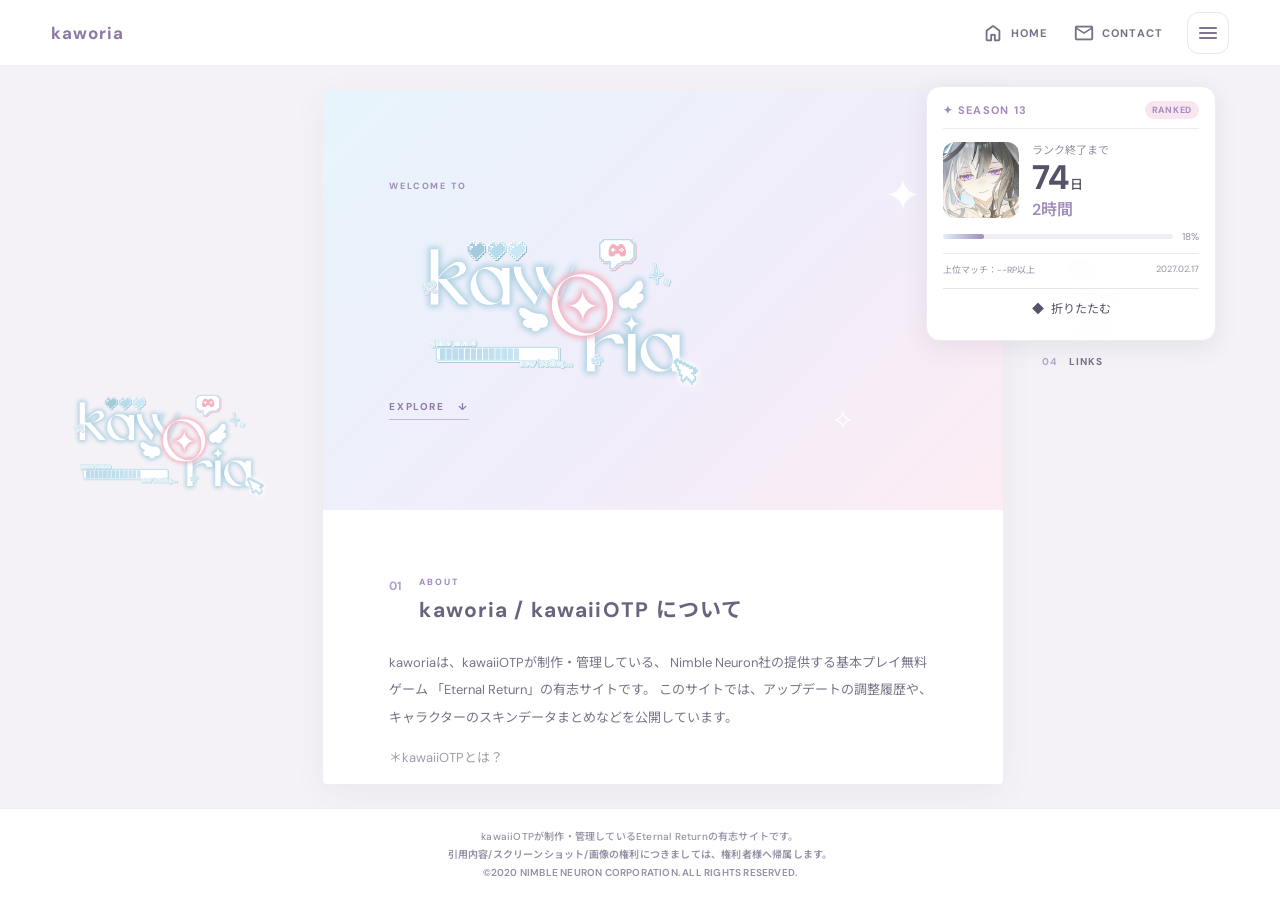
<file: index.html>
<!doctype html>
<html lang="ja">
<head>
  <meta charset="utf-8">
  <meta name="viewport" content="width=device-width, initial-scale=1">
  <meta name="theme-color" content="#ffffff">
  <meta name="description" content="kaworia — kawaiiOTPの作るEternal Return有志サイト。">

  <title>kaworia</title>

  <!-- Favicon -->
  <link rel="icon" type="image/png" sizes="48x48" href="/assets/images/favicon.png">

  <!-- iPhone / iPad -->
  <link rel="apple-touch-icon" sizes="180x180" href="/assets/images/apple-touch-icon.png">

  <!-- Android -->
  <link rel="icon" type="image/png" sizes="192x192" href="/assets/images/android-chrome-192x192.png">

  <!-- Google Fonts：Material Symbols Rounded -->
  <link rel="preconnect" href="https://fonts.googleapis.com">
  <link rel="preconnect" href="https://fonts.gstatic.com" crossorigin>
  <link
    href="https://fonts.googleapis.com/css2?family=Material+Symbols+Rounded:opsz,wght,FILL,GRAD@20..48,400,0,0"
    rel="stylesheet"
  >

  <link rel="stylesheet" href="/css/style.css">

  <!-- LINKS専用スタイル -->
  <style>
    .social-links {
      display: grid;
      grid-template-columns: 1fr;
      gap: 12px;
      margin-top: 24px;
    }

    .social-link {
      display: flex;
      align-items: center;
      gap: 16px;
      position: relative;
      padding: 17px 20px;
      border: 1px solid #eae4f0;
      border-radius: 13px;
      background: #fff;
      color: #625773;
      text-decoration: none;
      transition:
        transform .2s,
        box-shadow .2s,
        border-color .2s;
    }

    .social-link:hover {
      transform: translateY(-3px);
      border-color: #d7c5e7;
      box-shadow: 0 7px 20px rgba(130, 108, 155, .09);
    }

    .social-icon {
      display: flex;
      justify-content: center;
      align-items: center;
      flex-shrink: 0;
      width: 43px;
      height: 43px;
      border-radius: 12px;
      font-size: 18px;
      font-weight: 700;
      letter-spacing: -.04em;
    }

    .social-x .social-icon {
      background: #f0edf7;
      color: #6f6680;
    }

    .social-twitch .social-icon {
      background: #eee7fa;
      color: #9477c5;
    }

    .social-youtube .social-icon {
      background: #f9e9f0;
      color: #c47c9b;
    }

    .social-info {
      display: flex;
      flex-direction: column;
      gap: 3px;
      min-width: 0;
    }

    .social-name {
      font-size: 14px;
      font-weight: 600;
      color: #625773;
    }

    .social-description {
      font-size: 11px;
      color: #9991a4;
    }

    .social-arrow {
      margin-left: auto;
      color: #b2a4c3;
      font-size: 18px;
    }
  </style>
</head>

<body>

  <!-- =========================
       上部固定ヘッダー
  ========================== -->

  <header class="topbar">

    <a class="topbar-brand" href="#top" aria-label="kaworia トップ">
      kaworia
    </a>

    <nav class="top-nav" aria-label="メインナビゲーション">

      <a href="#top">
        <span class="material-symbols-rounded" aria-hidden="true">home</span>
        <span>HOME</span>
      </a>

      <a href="/contact/">
        <span class="material-symbols-rounded" aria-hidden="true">mail</span>
        <span>CONTACT</span>
      </a>

    </nav>

  </header>

  <!-- シーズン情報カード -->
  <div id="season-card-root"></div>


  <!-- =========================
       メインレイアウト
  ========================== -->

  <main class="layout" id="top">

    <!-- 左側：ロゴ -->

    <aside class="side-left" aria-label="サイトロゴ">

      <a class="logo-link" href="#top">
        <img
          src="/assets/images/logo.png"
          alt="kaworia ロゴ"
          class="site-logo"
        >
      </a>

    </aside>


    <!-- =========================
         中央：スクロールコンテンツ
    ========================== -->

    <div class="content-frame" id="content-scroll">


      <!-- HERO -->

      <section class="hero section">

        <p class="eyebrow">WELCOME TO</p>

        <h1 class="hero-title">
          <img
            src="/assets/images/logo.png"
            alt="kaworia"
            class="hero-logo"
          >
        </h1>

        <a class="text-link" href="#about">
          EXPLORE <span aria-hidden="true">↓</span>
        </a>

        <span class="hero-decoration decor-one" aria-hidden="true">✦</span>
        <span class="hero-decoration decor-two" aria-hidden="true">✧</span>

      </section>


      <!-- =========================
           ABOUT
      ========================== -->

      <section class="section about" id="about">

        <div class="section-heading">

          <span class="section-number">01</span>

          <div>
            <p class="eyebrow">ABOUT</p>
            <h2>kaworia / kawaiiOTP について</h2>
          </div>

        </div>

        <p class="section-text">
          kaworiaは、kawaiiOTPが制作・管理している、
          Nimble Neuron社の提供する基本プレイ無料ゲーム
          「Eternal Return」の有志サイトです。

          このサイトでは、アップデートの調整履歴や、キャラクターのスキンデータまとめなどを公開しています。
        </p>

        <div class="section-text muted">

          <p>＊kawaiiOTPとは？</p>

          <p>
            主にX（旧Twitter）にて、以下の情報を発信しています。
          </p>

          <ul class="about-list">
            <li>基本2週間ごとに行われているアップデート情報のまとめ</li>
            <li>期間限定クーポンコードのリマインド</li>
            <li>初心者向けの情報発信</li>
          </ul>

          <a
            href="https://x.com/kawaiiOTP"
            target="_blank"
            rel="noopener noreferrer"
            class="profile-link"
          >→ @kawaiiOTP</a>

        </div>

      </section>


      <!-- =========================
           PROJECTS
      ========================== -->

      <section class="section projects" id="projects">

        <div class="section-heading">

          <span class="section-number">02</span>

          <div>
            <p class="eyebrow">PROJECTS</p>
            <h2>公開しているもの</h2>
          </div>

        </div>


        <!-- げーむめも -->

        <a
          class="project-card project-blue"
          href="https://game-memo.hatenablog.jp/"
          target="_blank"
          rel="noopener noreferrer"
        >

          <span class="project-label">GAME DATABASE / GUIDE</span>

          <span class="project-title">げーむめも</span>

          <span class="project-description">
            ゲームのデータ・イベント・攻略メモ。現在、このサイトへの移行を順次行っています。
          </span>

          <span class="project-arrow" aria-hidden="true">↗</span>

        </a>


        <!-- ERリマインド -->

        <a
          class="project-card project-pink"
          href="https://kaworia.com/cood/"
          target="_blank"
          rel="noopener noreferrer"
        >

          <span class="project-label">COOD / EVENT REMINDER</span>

          <span class="project-title">クーポン/イベントリマインド</span>

          <span class="project-description">
            現在使えるクーポンやイベントの一覧です！　クーポンの有効期限最終日、21時頃に通知するDiscordサーバーもあります。
          </span>

          <span class="project-arrow" aria-hidden="true">↗</span>

        </a>


        <!-- SKIN ARCHIVE -->

        <a
          class="project-card project-blue"
          href="https://kaworia.com/Skins/"
          target="_blank"
          rel="noopener noreferrer"
        >

          <span class="project-label">ETERNAL RETURN / SKIN DATABASE</span>

          <span class="project-title">SKIN ARCHIVE</span>

          <span class="project-description">
            Eternal Returnの実装スキンを一覧で確認できるアーカイブ。キャラクターごとのスキン情報を掲載しています。
          </span>

          <span class="project-arrow" aria-hidden="true">↗</span>

        </a>


        <!-- 新規プロジェクト -->

        <div class="project-card project-pink">

          <span class="project-label">COMING SOON</span>

          <span class="project-title">ANOTHER PROJECT</span>

          <span class="project-description">
            新しい企画を準備中。
          </span>

          <span class="project-arrow" aria-hidden="true">✧</span>

        </div>

      </section>


      <!-- =========================
           CONTACT
      ========================== -->

      <section class="section contact" id="contact">

        <div class="section-heading">

          <span class="section-number">03</span>

          <div>
            <p class="eyebrow">CONTACT</p>
            <h2>お問い合わせ</h2>
          </div>

        </div>

        <p class="section-text">
          不具合・不備の報告や、リクエストなどご連絡はこちらから。
        </p>

        <a class="contact-link" href="/contact/">

          <span>お問い合わせページへ</span>

          <span aria-hidden="true">↗</span>

        </a>

      </section>


      <!-- =========================
           LINKS
      ========================== -->

      <section class="section links" id="links">

        <div class="section-heading">

          <span class="section-number">04</span>

          <div>
            <p class="eyebrow">LINKS</p>
            <h2>リンク</h2>
          </div>

        </div>

        <p class="section-text">
          更新情報や配信、動画はこちらから。
        </p>

        <div class="social-links">

          <!-- X -->

          <a
            class="social-link social-x"
            href="https://x.com/kawaiiOTP"
            target="_blank"
            rel="noopener noreferrer"
          >

            <span class="social-icon" aria-hidden="true">𝕏</span>

            <span class="social-info">
              <span class="social-name">X</span>
              <span class="social-description">基本のお知らせはここ！</span>
            </span>

            <span class="social-arrow" aria-hidden="true">↗</span>

          </a>


          <!-- Twitch -->

          <a
            class="social-link social-twitch"
            href="https://www.twitch.tv/kawaii__otp"
            target="_blank"
            rel="noopener noreferrer"
          >

            <span class="social-icon" aria-hidden="true">T</span>

            <span class="social-info">
              <span class="social-name">Twitch</span>
              <span class="social-description">EternalReturn配信 / たまにパッチノート作業配信</span>
            </span>

            <span class="social-arrow" aria-hidden="true">↗</span>

          </a>


          <!-- YouTube -->

          <a
            class="social-link social-youtube"
            href="https://www.youtube.com/@kawaiiOTP"
            target="_blank"
            rel="noopener noreferrer"
          >

            <span class="social-icon" aria-hidden="true">▶</span>

            <span class="social-info">
              <span class="social-name">YouTube</span>
              <span class="social-description">配信アーカイブ・ショート動画</span>
            </span>

            <span class="social-arrow" aria-hidden="true">↗</span>

          </a>

        </div>

      </section>


      <!-- =========================
           中央コンテンツ内フッター
      ========================== -->

      <footer class="content-footer">

        <span class="footer-sparkle" aria-hidden="true">
          ✧　✦　✧
        </span>

      </footer>

    </div>


    <!-- =========================
         右側：固定目次
    ========================== -->

    <aside class="side-right">

      <p class="toc-title">CONTENTS</p>

      <nav class="toc" aria-label="ページ内目次">

        <a href="#about">
          <span>01</span> ABOUT
        </a>

        <a href="#projects">
          <span>02</span> PROJECTS
        </a>

        <a href="#contact">
          <span>03</span> CONTACT
        </a>

        <a href="#links">
          <span>04</span> LINKS
        </a>

      </nav>

    </aside>

  </main>


  <!-- =========================
       下部固定フッター帯
  ========================== -->

  <footer class="bottombar">

    <small>
      kawaiiOTPが制作・管理しているEternal Returnの有志サイトです。<br>
      <strong>引用内容/スクリーンショット/画像の権利につきましては、権利者様へ帰属します。</strong><br>
      <strong>©2020 NIMBLE NEURON CORPORATION. ALL RIGHTS RESERVED.</strong>
    </small>

  </footer>

  <!-- 共通メニュー -->
  <script src="/js/menu.js" defer></script>

  <!-- シーズン情報カード -->
  <script src="/js/season-card.js" defer></script>

</body>
</html>
</file>
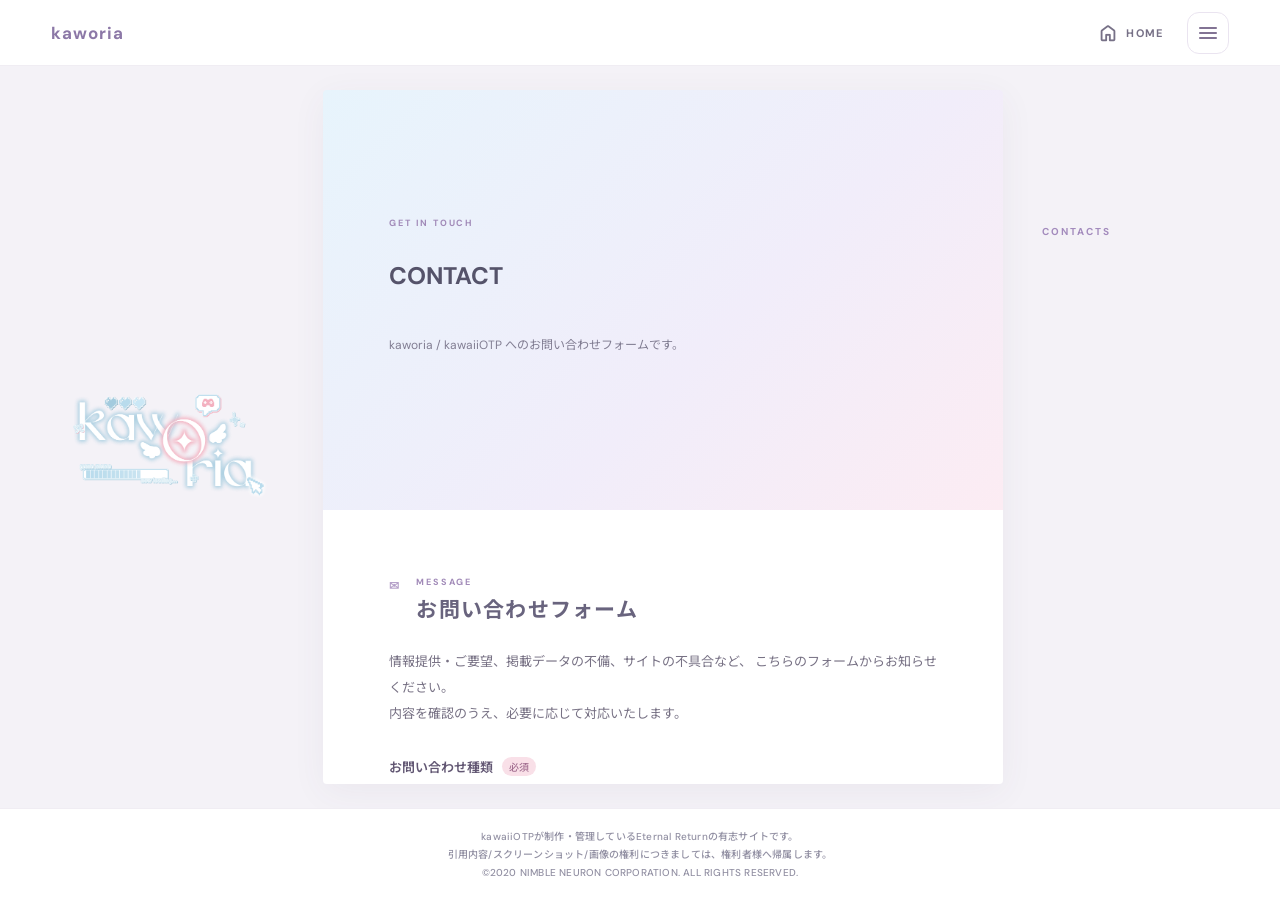
<file: contact/index.html>
<!doctype html>
<html lang="ja">
<head>
  <meta charset="utf-8">
  <meta name="viewport" content="width=device-width, initial-scale=1">
  <meta name="theme-color" content="#ffffff">

  <title>CONTACT | kaworia</title>
  <meta name="description" content="kaworiaへのお問い合わせフォームです。">

  <!-- Favicon -->
  <link rel="icon" type="image/png" sizes="48x48" href="/assets/images/favicon.png">

  <!-- iPhone / iPad -->
  <link rel="apple-touch-icon" sizes="180x180" href="/assets/images/apple-touch-icon.png">

  <!-- Android -->
  <link rel="icon" type="image/png" sizes="192x192" href="/assets/images/android-chrome-192x192.png">

  <link rel="preconnect" href="https://fonts.googleapis.com">
  <link rel="preconnect" href="https://fonts.gstatic.com" crossorigin>
  <link href="https://fonts.googleapis.com/css2?family=Material+Symbols+Rounded:opsz,wght,FILL,GRAD@20..48,400,0,0" rel="stylesheet">

  <link rel="stylesheet" href="../css/style.css">

  <style>
    /* =========================
       CONTACTページ専用レイアウト
    ========================= */

    .side-left .side-copy,
    .side-left .side-small {
      display: none !important;
    }

    .layout {
      grid-template-columns:
        var(--side-width)
        var(--content-width)
        var(--toc-width);
    }

    .side-right {
      display: flex !important;
      padding-top: 15vh;
    }

    .side-right .toc,
    .side-right .right-note {
      display: none !important;
    }

    .side-right .toc-title {
      margin: 0;
    }

    .contact-form {
      width: 100%;
      max-width: 620px;
      margin-top: 30px;
    }

    .form-intro {
      margin-bottom: 28px;
      color: #777184;
      font-size: 13px;
      line-height: 2;
    }

    .form-group {
      margin-bottom: 24px;
    }

    .form-label {
      display: flex;
      align-items: center;
      gap: 9px;
      margin-bottom: 9px;
      color: #625773;
      font-size: 13px;
      font-weight: 600;
    }

    .form-required,
    .form-optional {
      padding: 2px 7px;
      border-radius: 20px;
      font-size: 10px;
      font-weight: 500;
    }

    .form-required {
      color: #a36f91;
      background: #f9e0e8;
    }

    .form-optional {
      color: #7c8ca1;
      background: #e5f1fa;
    }

    .contact-form input,
    .contact-form select,
    .contact-form textarea {
      display: block;
      box-sizing: border-box;
      width: 100%;
      padding: 13px 15px;
      border: 1px solid #e4dce9;
      border-radius: 10px;
      outline: none;
      background: #fff;
      color: #51485e;
      font: inherit;
      font-size: 13px;
      transition: border-color .2s, box-shadow .2s;
    }

    .contact-form input:focus,
    .contact-form select:focus,
    .contact-form textarea:focus {
      border-color: #c5addb;
      box-shadow: 0 0 0 3px rgba(197, 173, 219, .18);
    }

    .contact-form textarea {
      min-height: 190px;
      resize: vertical;
      line-height: 1.8;
    }

    .form-help {
      margin: 7px 0 0;
      color: #96909e;
      font-size: 11px;
      line-height: 1.8;
      white-space: pre-line;
    }

    .form-help.is-error {
      color: #b65e79;
    }

    .form-submit {
      display: block;
      width: 100%;
      margin-top: 30px;
      padding: 14px 20px;
      border: 0;
      border-radius: 30px;
      background: linear-gradient(110deg, #e7d8f1, #dceefa, #f8e1eb);
      color: #665878;
      font: inherit;
      font-size: 13px;
      font-weight: 600;
      letter-spacing: .08em;
      cursor: pointer;
      transition: opacity .2s, transform .2s;
    }

    .form-submit:hover {
      transform: translateY(-2px);
      opacity: .85;
    }

    .form-submit:disabled {
      cursor: wait;
      opacity: .55;
      transform: none;
    }

    .form-status {
      display: none;
      margin-top: 20px;
      padding: 15px 17px;
      border-radius: 10px;
      font-size: 13px;
      line-height: 1.8;
    }

    .form-status.is-visible {
      display: block;
    }

    .form-status.is-success {
      background: #edf7f2;
      color: #557d68;
    }

    .form-status.is-error {
      background: #fbebef;
      color: #a45e75;
    }

    .form-status.is-loading {
      background: #f1edf8;
      color: #75658c;
    }

    .form-back {
      display: inline-flex;
      gap: 8px;
      align-items: center;
      margin-top: 32px;
      color: #8e79a8;
      font-size: 12px;
      text-decoration: underline;
      text-decoration-color: #c9b9d8;
      text-underline-offset: 4px;
    }

    .honeypot {
      position: absolute !important;
      left: -10000px !important;
      width: 1px !important;
      height: 1px !important;
      overflow: hidden !important;
    }

    .content-footer {
      display: flex;
      justify-content: center;
      align-items: center;
      padding: 35px 20px 30px;
      text-align: center;
      background: #faf9fc;
    }

    @media (max-width: 850px) {
      .layout {
        display: flex;
        flex-direction: column;
        gap: 0;
      }

      .side-right {
        order: -1;
        display: block !important;
        padding: 14px 18px;
        background: #fff;
        border-bottom: 1px solid var(--line);
      }

      .side-right .toc-title {
        margin: 0;
      }
    }

    @media (max-width: 600px) {
      .contact-form {
        margin-top: 24px;
      }

      .contact-form textarea {
        min-height: 160px;
      }
    }
  </style>
</head>

<body>

  <!-- =========================
       上部固定ヘッダー
  ========================== -->

  <header class="topbar">

    <a class="topbar-brand" href="../">
      kaworia
    </a>

    <nav class="top-nav" aria-label="メインナビゲーション">

      <!-- CONTACTページではHOMEのみ表示 -->
      <a href="../">
        <span class="material-symbols-rounded" aria-hidden="true">home</span>
        <span>HOME</span>
      </a>

    </nav>

  </header>


  <!-- =========================
       メインレイアウト
  ========================== -->

  <main class="layout">

    <!-- 左側：ロゴ -->

    <aside class="side-left">

      <a class="logo-link" href="../">
        <img
          src="../assets/images/logo.png"
          alt="kaworia ロゴ"
          class="site-logo"
        >
      </a>

    </aside>


    <!-- =========================
         中央：お問い合わせ
    ========================== -->

    <div class="content-frame">

      <!-- HERO -->

      <section class="hero section">

        <p class="eyebrow">GET IN TOUCH</p>

        <h1>CONTACT</h1>

        <p class="hero-lead">
          kaworia / kawaiiOTP へのお問い合わせフォームです。
        </p>

      </section>


      <!-- CONTACT FORM -->

      <section class="section contact">

        <div class="section-heading">

          <span class="section-number">✉</span>

          <div>
            <p class="eyebrow">MESSAGE</p>
            <h2>お問い合わせフォーム</h2>
          </div>

        </div>

        <p class="form-intro">
          情報提供・ご要望、掲載データの不備、サイトの不具合など、
          こちらのフォームからお知らせください。<br>
          内容を確認のうえ、必要に応じて対応いたします。
        </p>

        <form id="contact-form" class="contact-form">

          <!-- お問い合わせ種類 -->

          <div class="form-group">

            <label class="form-label" for="category">
              お問い合わせ種類
              <span class="form-required">必須</span>
            </label>

            <select id="category" name="category" required>
              <option value="">選択してください</option>
              <option value="情報提供・要望">情報提供・要望</option>
              <option value="データ内容の不備">データ内容の不備</option>
              <option value="サイトの不具合">サイトの不具合</option>
              <option value="その他">その他</option>
              <option value="その他：要返信">その他：要返信</option>
            </select>

          </div>


          <!-- お名前 -->

          <div class="form-group">

            <label class="form-label" for="name">
              お名前
              <span id="name-requirement" class="form-optional">任意</span>
            </label>

            <input
              type="text"
              id="name"
              name="name"
              maxlength="80"
              autocomplete="name"
              placeholder="お名前（任意）"
            >

          </div>


          <!-- 返信先の種類 -->

          <div class="form-group">

            <label class="form-label" for="reply-method">
              返信先の種類
              <span id="method-requirement" class="form-optional">任意</span>
            </label>

            <select id="reply-method" name="replyMethod">
              <option value="">選択してください</option>
              <option value="Discord">Discord</option>
              <option value="X">X</option>
            </select>

          </div>


          <!-- 返信先 -->

          <div class="form-group">

            <label class="form-label" for="reply">
              返信先
              <span id="reply-requirement" class="form-optional">任意</span>
            </label>

            <input
              type="text"
              id="reply"
              name="reply"
              maxlength="254"
              placeholder="返信先の種類を選択してください"
              autocomplete="off"
            >

            <p id="reply-help" class="form-help">
              返信が必要な場合は、連絡先やアカウント名をご記入ください。
            </p>

          </div>


          <!-- お問い合わせ内容 -->

          <div class="form-group">

            <label class="form-label" for="message">
              お問い合わせ内容
              <span class="form-required">必須</span>
            </label>

            <textarea
              id="message"
              name="message"
              maxlength="1800"
              required
              placeholder="お問い合わせ内容をご記入ください。"
            ></textarea>

          </div>


          <!-- スパム対策用 -->

          <div class="honeypot" aria-hidden="true">

            <label for="website">この項目は入力しないでください</label>

            <input
              type="text"
              id="website"
              name="website"
              tabindex="-1"
              autocomplete="off"
            >

          </div>


          <button type="submit" id="submit-button" class="form-submit">
            SEND MESSAGE
          </button>

          <div
            id="form-status"
            class="form-status"
            role="status"
            aria-live="polite"
          ></div>

        </form>


        <!-- トップページへ戻る -->

        <a class="form-back" href="../">
          <span>トップページへ戻る</span>
          <span aria-hidden="true">↗</span>
        </a>

      </section>


      <!-- 中央コンテンツ内フッター -->

      <footer class="content-footer">
        <span class="footer-sparkle">✧　✦　✧</span>
      </footer>

    </div>


    <!-- =========================
         右側：CONTACTS
    ========================== -->

    <aside class="side-right">
      <p class="toc-title">CONTACTS</p>
    </aside>

  </main>


  <!-- =========================
       下部固定フッター
  ========================== -->

  <footer class="bottombar">

    <small>
      kawaiiOTPが制作・管理しているEternal Returnの有志サイトです。<br>
      引用内容/スクリーンショット/画像の権利につきましては、権利者様へ帰属します。<br>
      ©2020 NIMBLE NEURON CORPORATION. ALL RIGHTS RESERVED.
    </small>

  </footer>


  <!-- =========================
       お問い合わせフォーム処理
  ========================== -->

  <script>
    const WORKER_URL = "https://contacts.kaworia.workers.dev";

    const form = document.getElementById("contact-form");
    const category = document.getElementById("category");
    const nameInput = document.getElementById("name");
    const methodInput = document.getElementById("reply-method");
    const replyInput = document.getElementById("reply");
    const submitButton = document.getElementById("submit-button");
    const statusBox = document.getElementById("form-status");

    const nameRequirement = document.getElementById("name-requirement");
    const methodRequirement = document.getElementById("method-requirement");
    const replyRequirement = document.getElementById("reply-requirement");
    const replyHelp = document.getElementById("reply-help");

    // 日本語文字・全角文字の検出
    const japanesePattern =
      /[\u3000-\u303F\u3040-\u309F\u30A0-\u30FF\uFF01-\uFF60\uFF66-\uFF9D\uFFE0-\uFFE6\u3400-\u4DBF\u4E00-\u9FFF\u{20000}-\u{2FA1F}]/u;

    const japaneseErrorMessage =
      "返信先には日本語や全角文字を使用できません。半角英数字・記号で入力してください。";

    function setRequirement(element, required) {
      element.textContent = required ? "必須" : "任意";
      element.className = required ? "form-required" : "form-optional";
    }

    function validateReply() {
      const hasJapanese = japanesePattern.test(replyInput.value);

      replyInput.setCustomValidity(
        hasJapanese ? japaneseErrorMessage : ""
      );

      replyHelp.classList.toggle("is-error", hasJapanese);

      if (hasJapanese) {
        replyHelp.textContent = japaneseErrorMessage;
      } else {
        updateReplyHelpText();
      }

      return !hasJapanese;
    }

    function updateRequiredFields() {
      const needsReply = category.value === "その他：要返信";

      nameInput.required = needsReply;
      methodInput.required = needsReply;
      replyInput.required = needsReply;

      setRequirement(nameRequirement, needsReply);
      setRequirement(methodRequirement, needsReply);
      setRequirement(replyRequirement, needsReply);

      updateReplyPlaceholder();
    }

    function updateReplyHelpText() {
      const method = methodInput.value;

      replyHelp.classList.remove("is-error");

      if (method === "Discord") {
        replyHelp.textContent =
          "Discordの「ユーザー名」をご記入ください。※表示名ではありませんので注意してください。\n" +
          "※一時的に「kawaiiOTP」よりフレンド申請をする可能性があります。対応後に解除される可能性があることを予めご了承ください。";

      } else if (method === "X") {
        replyHelp.textContent =
          "Xのユーザー名またはプロフィールURLをご記入ください。\n" +
          "※一時的に「kawaiiOTP」よりフォローなどの対応をする可能性があります。対応後に解除される可能性があることを予めご了承ください。";

      } else {
        replyHelp.textContent =
          "返信が必要な場合は、連絡先やアカウント名をご記入ください。";
      }
    }

    function updateReplyPlaceholder() {
      const method = methodInput.value;

      const placeholders = {
        "Discord": "Discordのユーザー名を入力してください",
        "X": "Xのユーザー名またはプロフィールURLを入力してください"
      };

      replyInput.type = "text";

      replyInput.placeholder = placeholders[method] ||
        "返信先の種類を選択してください";

      updateReplyHelpText();
      validateReply();
    }

    function showStatus(message, type) {
      statusBox.textContent = message;
      statusBox.className = "form-status is-visible is-" + type;
    }

    // 返信先の入力時に日本語をチェック
    replyInput.addEventListener("input", validateReply);

    category.addEventListener("change", updateRequiredFields);
    methodInput.addEventListener("change", updateReplyPlaceholder);

    form.addEventListener("submit", async (event) => {
      event.preventDefault();

      validateReply();

      if (!form.reportValidity()) {
        return;
      }

      if (replyInput.value.trim() && !methodInput.value) {
        showStatus("返信先の種類を選択してください。", "error");
        methodInput.focus();
        return;
      }

      submitButton.disabled = true;
      submitButton.textContent = "SENDING...";

      showStatus(
        "送信しています。しばらくお待ちください。",
        "loading"
      );

      const formData = new FormData(form);

      const data = {
        category: formData.get("category"),
        name: formData.get("name"),
        replyMethod: formData.get("replyMethod"),
        reply: formData.get("reply"),
        message: formData.get("message"),
        website: formData.get("website")
      };

      try {
        const response = await fetch(WORKER_URL, {
          method: "POST",
          headers: {
            "Content-Type": "application/json"
          },
          body: JSON.stringify(data)
        });

        if (!response.ok) {
          throw new Error("送信に失敗しました。");
        }

        const result = await response.json();

        if (!result.success) {
          throw new Error("送信に失敗しました。");
        }

        form.reset();
        updateRequiredFields();

        showStatus(
          "お問い合わせを送信しました。ありがとうございます！",
          "success"
        );

      } catch (error) {
        showStatus(
          "送信できませんでした。時間をおいて再度お試しください。",
          "error"
        );

      } finally {
        submitButton.disabled = false;
        submitButton.textContent = "SEND MESSAGE";
      }
    });

    updateRequiredFields();
  </script>


  <!-- =========================
       共通メニュー
  ========================== -->

  <script src="/js/menu.js" defer></script>

</body>
</html>
</file>
<file: css/style.css>
@import url('https://fonts.googleapis.com/css2?family=DM+Sans:wght@400;500;600;700&family=Noto+Sans+JP:wght@400;500;600;700&display=swap');

:root {
  --ink: #55536a;
  --muted: #9290a3;
  --lavender: #a38bbd;
  --blue: #dff1fb;
  --pink: #f9e5ef;
  --line: #eeeaf2;

  --topbar-h: 66px;
  --bottombar-h: 92px;

  --side-width: minmax(170px, 1fr);
  --content-width: minmax(420px, 680px);
  --toc-width: minmax(150px, 0.8fr);
}

* {
  box-sizing: border-box;
}

html {
  scroll-behavior: smooth;
}

body {
  margin: 0;
  color: var(--ink);
  background: #f4f2f7;
  font-family: 'DM Sans', 'Noto Sans JP', sans-serif;
  overflow: hidden;
}

/* ========================================
   SKINS：スキン一覧ページのスクロール修正
======================================== */

body.skins-page {
  overflow-x: hidden;
  overflow-y: auto;
}

/* ========================================
   RANKING：ランキングページのスクロール修正
======================================== */

body.ranking-page {
  overflow-x: hidden;
  overflow-y: auto;
}

/* リンク */

a {
  color: inherit;
  text-decoration: none;
}


/* =========================
   上部固定ヘッダー
========================= */

.topbar,
.bottombar {
  position: fixed;
  left: 0;
  right: 0;
  z-index: 20;

  background: rgba(255,255,255,.97);

  display: flex;
  align-items: center;
  justify-content: space-between;

  padding: 0 clamp(20px, 4vw, 64px);
}

.topbar {
  top: 0;
  height: var(--topbar-h);
  border-bottom: 1px solid #f0edf3;
}

.topbar-brand {
  color: #8c78a7;
  font-weight: 700;
  letter-spacing: .06em;
  font-size: 17px;
}

.top-nav {
  display: flex;
  align-items: center;
  gap: 26px;
}

.top-nav a {
  display: inline-flex;
  align-items: center;
  gap: 7px;

  color: #777187;
  font-size: 11px;
  font-weight: 700;
  letter-spacing: .1em;

  transition: color .2s, transform .2s;
}

.top-nav a:hover {
  color: #a184bd;
  transform: translateY(-2px);
}


/* Google Fonts アイコン */

.material-symbols-rounded {
  font-size: 22px;
  line-height: 1;

  font-variation-settings:
    'FILL' 0,
    'wght' 400,
    'GRAD' 0,
    'opsz' 24;
}


/* =========================
   下部固定フッター帯
========================= */

.bottombar {
  bottom: 0;
  min-height: var(--bottombar-h);

  justify-content: center;
  text-align: center;

  padding: 16px 20px;

  border-top: 1px solid #f0edf3;
}

.bottombar small {
  display: block;

  color: #9290a3;
  font-size: 10px;
  font-weight: 500;
  letter-spacing: .02em;
  line-height: 1.8;
}

.bottombar strong {
  font-weight: 600;
}


/* =========================
   3カラムレイアウト
========================= */

.layout {
  position: fixed;

  inset:
    var(--topbar-h)
    0
    var(--bottombar-h);

  display: grid;

  grid-template-columns:
    var(--side-width)
    var(--content-width)
    var(--toc-width);

  gap: clamp(18px, 3vw, 52px);

  justify-content: center;
  align-items: stretch;

  max-width: 1440px;
  margin: 0 auto;

  padding: 24px clamp(20px, 4vw, 64px);

  width: 100%;
  min-height: 0;
}


/* =========================
   左側：ロゴエリア
========================= */

.side-left,
.side-right {
  min-width: 0;
  display: flex;
  flex-direction: column;
}

.side-left {
  align-items: flex-start;
  justify-content: center;
}

.logo-link {
  display: block;
  width: min(100%, 340px);
}

.site-logo {
  display: block;
  width: 100%;
  height: auto;
  object-fit: contain;
}


/* =========================
   右側：目次
========================= */

.side-right {
  padding-top: 15vh;
}

.toc-title {
  margin: 0 0 24px;

  color: #a38bbd;
  font-size: 10px;
  font-weight: 700;
  letter-spacing: .2em;
}

.toc {
  display: grid;
  gap: 18px;
}

.toc a {
  color: #777187;
  font-size: 10px;
  font-weight: 700;
  letter-spacing: .1em;

  transition: color .2s, padding .2s;
}

.toc a:hover {
  color: #a38bbd;
  padding-left: 5px;
}

.toc a span {
  color: #b6a7c7;
  margin-right: 8px;
}


/* =========================
   中央コンテンツ
========================= */

.content-frame {
  min-width: 0;
  height: 100%;

  overflow-y: auto;
  overscroll-behavior: contain;

  scrollbar-width: thin;
  scrollbar-color: #d8cce3 transparent;

  background: #fff;
  border-radius: 4px;

  box-shadow: 0 8px 35px rgba(89, 75, 110, .06);
}

.content-frame::-webkit-scrollbar {
  width: 6px;
}

.content-frame::-webkit-scrollbar-thumb {
  background: #d8cce3;
  border-radius: 8px;
}


/* =========================
   共通セクション
========================= */

.section {
  padding: clamp(34px, 6vw, 66px) clamp(25px, 6vw, 66px);
}


/* =========================
   HERO
========================= */

.hero {
  min-height: 420px;

  position: relative;
  overflow: hidden;

  display: flex;
  flex-direction: column;
  justify-content: center;

  background:
    linear-gradient(
      135deg,
      #e7f4fc 0%,
      #f1edfa 58%,
      #fcecf3 100%
    );
}

.eyebrow {
  margin: 0 0 12px;

  color: #a18ab8;
  font-size: 9px;
  font-weight: 700;
  letter-spacing: .2em;
}

/* HERO内ロゴ */

.hero-title {
  margin: 0;
  padding: 0;
  line-height: 0;
}

.hero-logo {
  display: block;

  width: min(100%, 340px);
  max-height: 300px;

  height: auto;
  object-fit: contain;
  object-position: left center;

  margin: 0 0 4px;
}

.hero-lead {
  margin: 22px 0 25px;

  color: #817d92;
  font-size: 12px;
  line-height: 2.1;
}

.text-link {
  width: fit-content;

  color: #8e79a8;
  font-size: 10px;
  font-weight: 700;
  letter-spacing: .16em;

  border-bottom: 1px solid #c9b9d8;
  padding-bottom: 6px;
}

.text-link span {
  margin-left: 10px;
}

.hero-decoration {
  position: absolute;
  color: rgba(255,255,255,.9);
  pointer-events: none;
}

.decor-one {
  right: 12%;
  top: 18%;
  font-size: 45px;
}

.decor-two {
  right: 22%;
  bottom: 17%;
  font-size: 28px;
}


/* =========================
   見出し
========================= */

.section-heading {
  display: flex;
  align-items: flex-start;
  gap: 17px;
  margin-bottom: 25px;
}

.section-number {
  color: #b49fc8;
  font-size: 12px;
  font-weight: 700;
  padding-top: 2px;
}

.section-heading .eyebrow {
  margin-bottom: 5px;
}

.section-heading h2 {
  margin: 0;

  color: #69647e;
  font-size: 21px;
  letter-spacing: .06em;
}


/* =========================
   ABOUT
========================= */

.about {
  background: #fff;
}

.section-text {
  color: #777487;
  font-size: 13px;
  line-height: 2.1;
}

.muted {
  color: #a09baa;
}


/* =========================
   PROJECTS
========================= */

.projects {
  background: #fcfbfd;
}

.project-card {
  position: relative;

  display: flex;
  flex-direction: column;
  gap: 10px;

  min-height: 145px;
  padding: 24px;
  margin-top: 14px;

  border-radius: 4px;

  transition:
    transform .25s,
    box-shadow .25s;
}

.project-card:hover {
  transform: translateY(-3px);
  box-shadow: 0 9px 22px rgba(89,75,110,.08);
}

.project-blue {
  background: #e7f3fb;
}

.project-pink {
  background: #f9edf3;
}

.project-label {
  color: #9a8bad;
  font-size: 8px;
  font-weight: 700;
  letter-spacing: .16em;
}

.project-title {
  color: #6e6984;
  font-size: 23px;
  font-weight: 700;
  letter-spacing: .04em;
}

.project-description {
  color: #888397;
  font-size: 11px;
}

.project-arrow {
  position: absolute;
  right: 22px;
  bottom: 18px;

  color: #a48cba;
  font-size: 21px;
}


/* =========================
   CONTACT
========================= */

.contact {
  background: #fff;
}

.contact-link {
  display: flex;
  justify-content: space-between;
  align-items: center;

  margin-top: 22px;
  padding: 17px 19px;

  background: #f2edf7;
  color: #817092;

  font-size: 12px;
  font-weight: 600;

  transition: background .2s;
}

.contact-link:hover {
  background: #e9e0f1;
}


/* =========================
   中央コンテンツ内フッター
========================= */

.content-footer {
  display: flex;
  justify-content: center;
  align-items: center;

  padding: 35px 20px 30px;
  text-align: center;

  background: #faf9fc;
}

.footer-sparkle {
  display: block;
  width: 100%;

  color: #b9a9df;
  font-size: 18px;
  letter-spacing: 7px;
  text-align: center;
}


/* =========================
   スマートフォン
========================= */

@media (max-width: 850px) {

  :root {
    --bottombar-h: 92px;
  }

  body {
    overflow: auto;
  }

  .topbar {
    height: 60px;
    padding: 0 18px;
  }

  .bottombar {
    min-height: var(--bottombar-h);
    padding: 12px 12px;
  }

  .bottombar small {
    font-size: 8px;
    line-height: 1.7;
  }

  .layout {
    position: static;

    display: flex;
    flex-direction: column;
    gap: 0;

    padding: 60px 0 var(--bottombar-h);

    min-height: 100vh;
  }

  .side-left {
    display: none;
  }

  .side-right {
    order: -1;

    padding: 14px 18px;

    background: #fff;
    border-bottom: 1px solid var(--line);
  }

  .toc-title {
    margin: 0 0 9px;
  }

  .toc {
    display: flex;
    flex-wrap: wrap;
    gap: 12px 20px;
  }

  .toc a {
    font-size: 9px;
  }

  .content-frame {
    height: auto;
    overflow: visible;

    border-radius: 0;
    box-shadow: none;
  }

  .hero {
    min-height: 370px;
  }

  .hero-logo {
    width: min(100%, 300px);
    max-height: 150px;
  }
}


/* =========================
   小さいスマートフォン
========================= */

@media (max-width: 480px) {

  .top-nav {
    gap: 15px;
  }

  .top-nav a {
    gap: 4px;
    font-size: 9px;
  }

  .top-nav .material-symbols-rounded {
    font-size: 20px;
  }

  .section {
    padding: 38px 23px;
  }

  .hero {
    min-height: 340px;
  }

  .hero-logo {
    width: min(100%, 260px);
    max-height: 130px;
  }

  .content-footer {
    padding: 30px 15px 24px;
  }

  .footer-sparkle {
    font-size: 15px;
    letter-spacing: 4px;
  }

}


/* =========================
   ABOUT：箇条書き
========================= */

.about-list {
  margin: 8px 0 0;
  padding-left: 1.5em;

  line-height: 2.1;
}

.about-list li {
  padding-left: 3px;
}


/* =========================
   Xプロフィールリンク
========================= */

.profile-link {
  display: block;
  width: fit-content;

  margin: 14px 20px 0 auto;

  color: #8e79a8;
  text-decoration: underline;
  text-decoration-color: #c9b9d8;
  text-underline-offset: 4px;

  font-size: 12px;
  font-weight: 600;

  transition: color .2s;
}

.profile-link:hover {
  color: #b18fc9;
}


/* ========================================
   SEASON FIXED CARD
======================================== */

#season-card-root {
  position: fixed;
  top: calc(var(--topbar-h, 66px) + 20px);
  right: 64px;
  z-index: 900;
  width: 290px;

  /* クリック・タップ操作を有効化 */
  pointer-events: auto;

  font-family: "DM Sans", "Noto Sans JP", sans-serif;
}

.season-card {
  position: relative;
  padding: 14px 16px 12px;
  color: #55536a;
  background: rgba(255, 255, 255, 0.96);
  border: 1px solid #eeeaf2;
  border-radius: 14px;
  box-shadow: 0 6px 24px rgba(85, 83, 106, 0.10);
  backdrop-filter: blur(10px);
}

.season-card__heading {
  display: flex;
  align-items: center;
  justify-content: space-between;
  padding-bottom: 9px;
  border-bottom: 1px solid #eeeaf2;
  color: #a38bbd;
  font-size: 11px;
  font-weight: 700;
  letter-spacing: 0.12em;
}

.season-card__label {
  padding: 3px 7px;
  border-radius: 20px;
  background: #f9e5ef;
  color: #a38bbd;
  font-size: 9px;
  letter-spacing: 0.08em;
}

.season-card__main {
  display: flex;
  align-items: center;
  gap: 13px;
  padding: 12px 0 10px;
}

.season-card__image {
  flex: 0 0 76px;
  width: 76px;
  height: 76px;
  overflow: hidden;
  display: flex;
  align-items: center;
  justify-content: center;
  border-radius: 12px;
  background: #f4f2f7;
}

.season-card__image img {
  display: block;
  width: 100%;
  height: 100%;
  object-fit: contain;
}

.season-card__count {
  display: flex;
  flex-direction: column;
  gap: 2px;
}

.season-card__caption {
  color: #9290a3;
  font-size: 11px;
}

.season-card__count strong {
  color: #55536a;
  font-size: 34px;
  font-weight: 700;
  line-height: 1.1;
  letter-spacing: -0.04em;
}

.season-card__count strong small {
  margin-left: 3px;
  font-size: 13px;
  font-weight: 500;
}

.season-card__progress {
  display: flex;
  align-items: center;
  gap: 9px;
  color: #9290a3;
  font-size: 10px;
}

.season-card__progress-bar {
  flex: 1;
  height: 5px;
  overflow: hidden;
  border-radius: 10px;
  background: #f1edf5;
}

.season-card__progress-bar span {
  display: block;
  height: 100%;
  border-radius: inherit;
  background: linear-gradient(90deg, #dff1fb, #a38bbd);
  transition: width 0.4s ease;
}

.season-card__footer {
  display: flex;
  justify-content: space-between;
  gap: 8px;
  margin-top: 10px;
  padding-top: 9px;
  border-top: 1px solid #eeeaf2;
  color: #9290a3;
  font-size: 9px;
}


/* ========================================
   SEASON CARD：折りたたみ機能
======================================== */

#season-card-root .season-card__body {
  display: grid;
  grid-template-rows: 1fr;
  opacity: 1;

  transition:
    grid-template-rows .3s ease,
    opacity .3s ease;
}

#season-card-root .season-card__body-inner {
  min-height: 0;
  overflow: hidden;
}

#season-card-root .season-card.is-collapsed .season-card__body {
  grid-template-rows: 0fr;
  opacity: 0;
}

#season-card-root .season-card__compact {
  display: none;
  align-items: center;
  justify-content: center;
  gap: 12px;
  padding: 12px 8px 4px;
  font-size: 13px;
}

#season-card-root .season-card.is-collapsed .season-card__compact {
  display: flex;
}

#season-card-root .season-card__compact strong {
  font-size: 18px;
}

#season-card-root .season-card__collapse-button {
  position: relative;
  z-index: 10;

  display: flex;
  align-items: center;
  justify-content: center;
  gap: 7px;

  width: 100%;
  min-height: 40px;

  margin-top: 12px;
  padding: 10px;

  border: none;
  border-top: 1px solid rgba(128, 128, 128, .2);

  background: transparent;
  color: inherit;

  font-family: inherit;
  font-size: 12px;

  cursor: pointer;
  pointer-events: auto;
  touch-action: manipulation;
  user-select: none;
  -webkit-tap-highlight-color: transparent;

  transition: background .2s ease;
}

#season-card-root .season-card__collapse-button:hover {
  background: rgba(128, 128, 128, .08);
}

#season-card-root .season-card__collapse-button:focus-visible {
  outline: 2px solid #a38bbd;
  outline-offset: -3px;
  border-radius: 5px;
}

#season-card-root .season-card__collapse-icon {
  display: inline-block;
  transition: transform .3s ease;
}

#season-card-root .season-card.is-collapsed .season-card__collapse-icon {
  transform: rotate(180deg);
}


/* =========================
   シーズンカード：スマートフォン
========================= */

@media (max-width: 850px) {

  #season-card-root {
    top: calc(var(--topbar-h, 66px) + 12px);
    right: 12px;
    width: 250px;
  }

  .season-card {
    padding: 11px 12px 10px;
  }

  .season-card__image {
    flex-basis: 64px;
    width: 64px;
    height: 64px;
  }

  .season-card__count strong {
    font-size: 29px;
  }

}


/* =========================
   残り時間表示
========================= */

.season-card__hours {
  color: #a38bbd;
  font-size: 16px;
  font-weight: 600;
  line-height: 1.2;
  margin-top: 2px;
}


/* =========================
   アニメーション軽減設定
========================= */

@media (prefers-reduced-motion: reduce) {

  #season-card-root .season-card__body,
  #season-card-root .season-card__collapse-icon {
    transition: none;
  }

}
</file>
